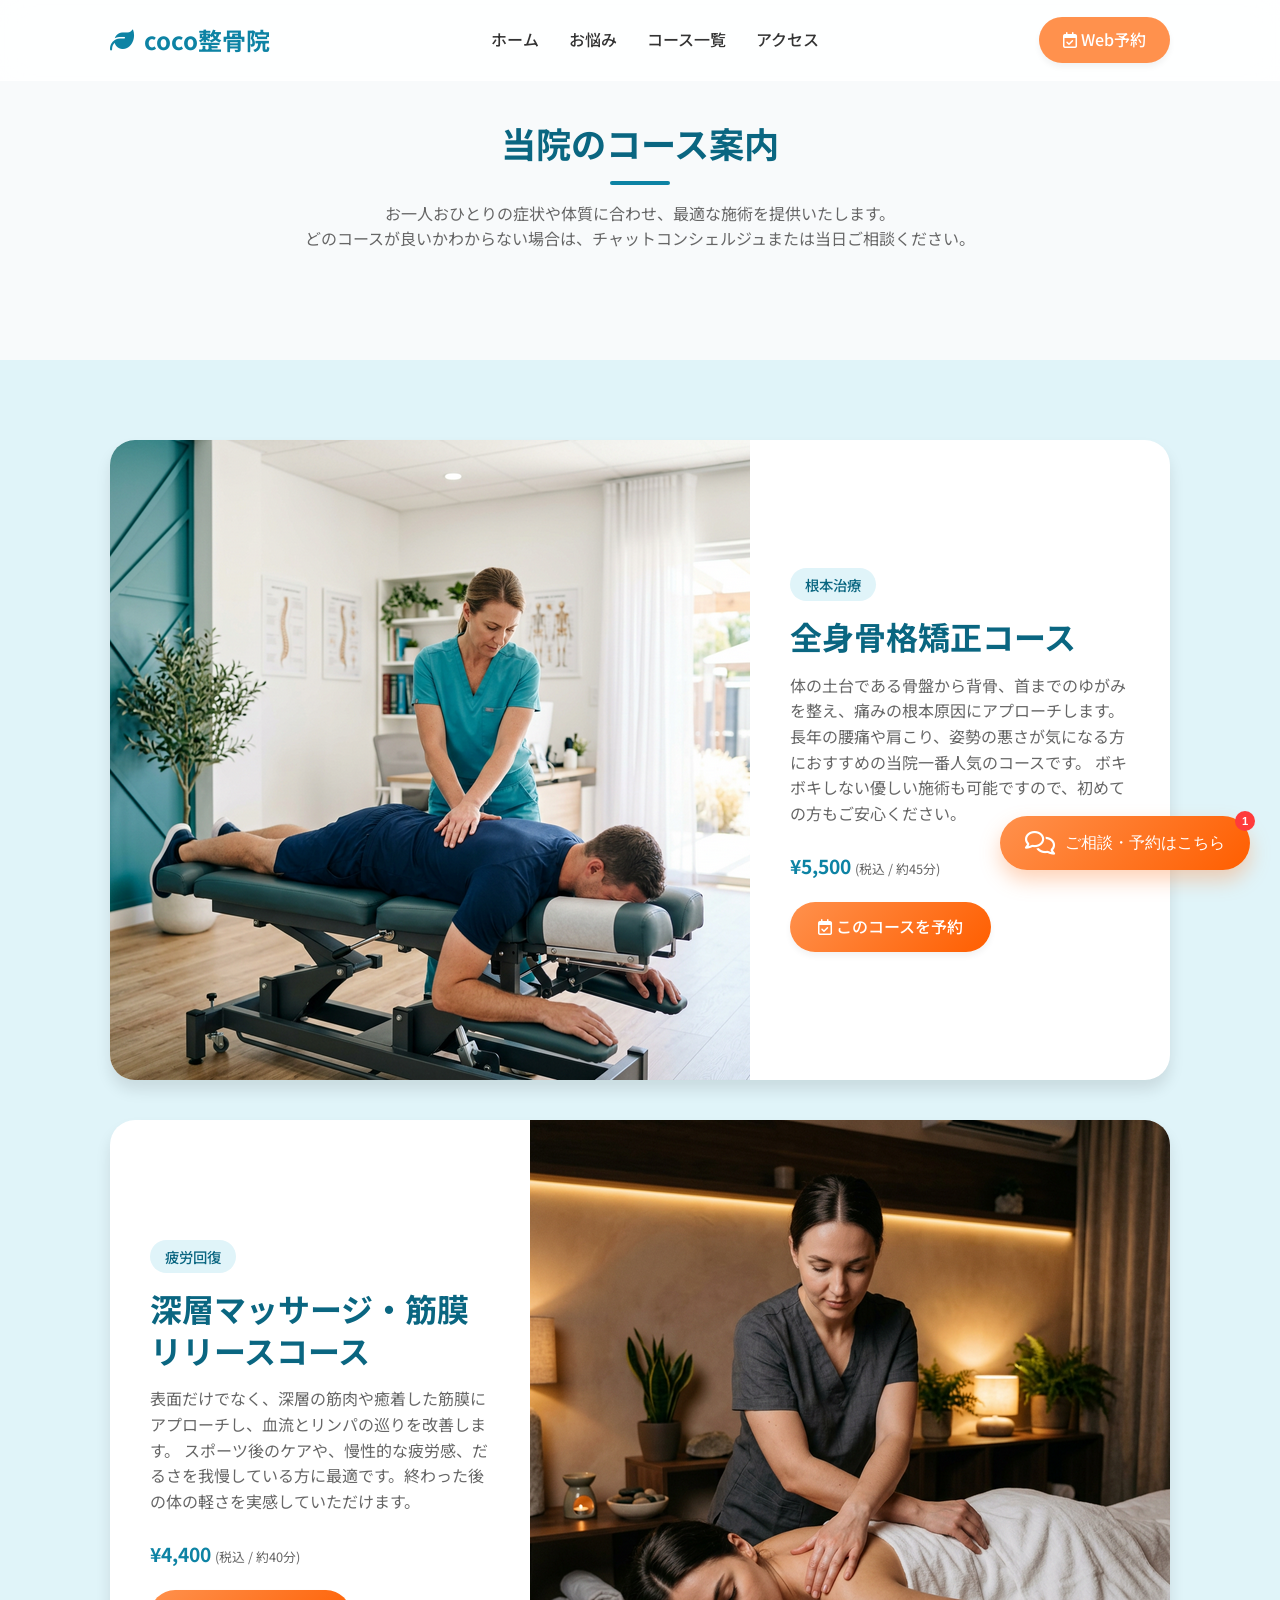
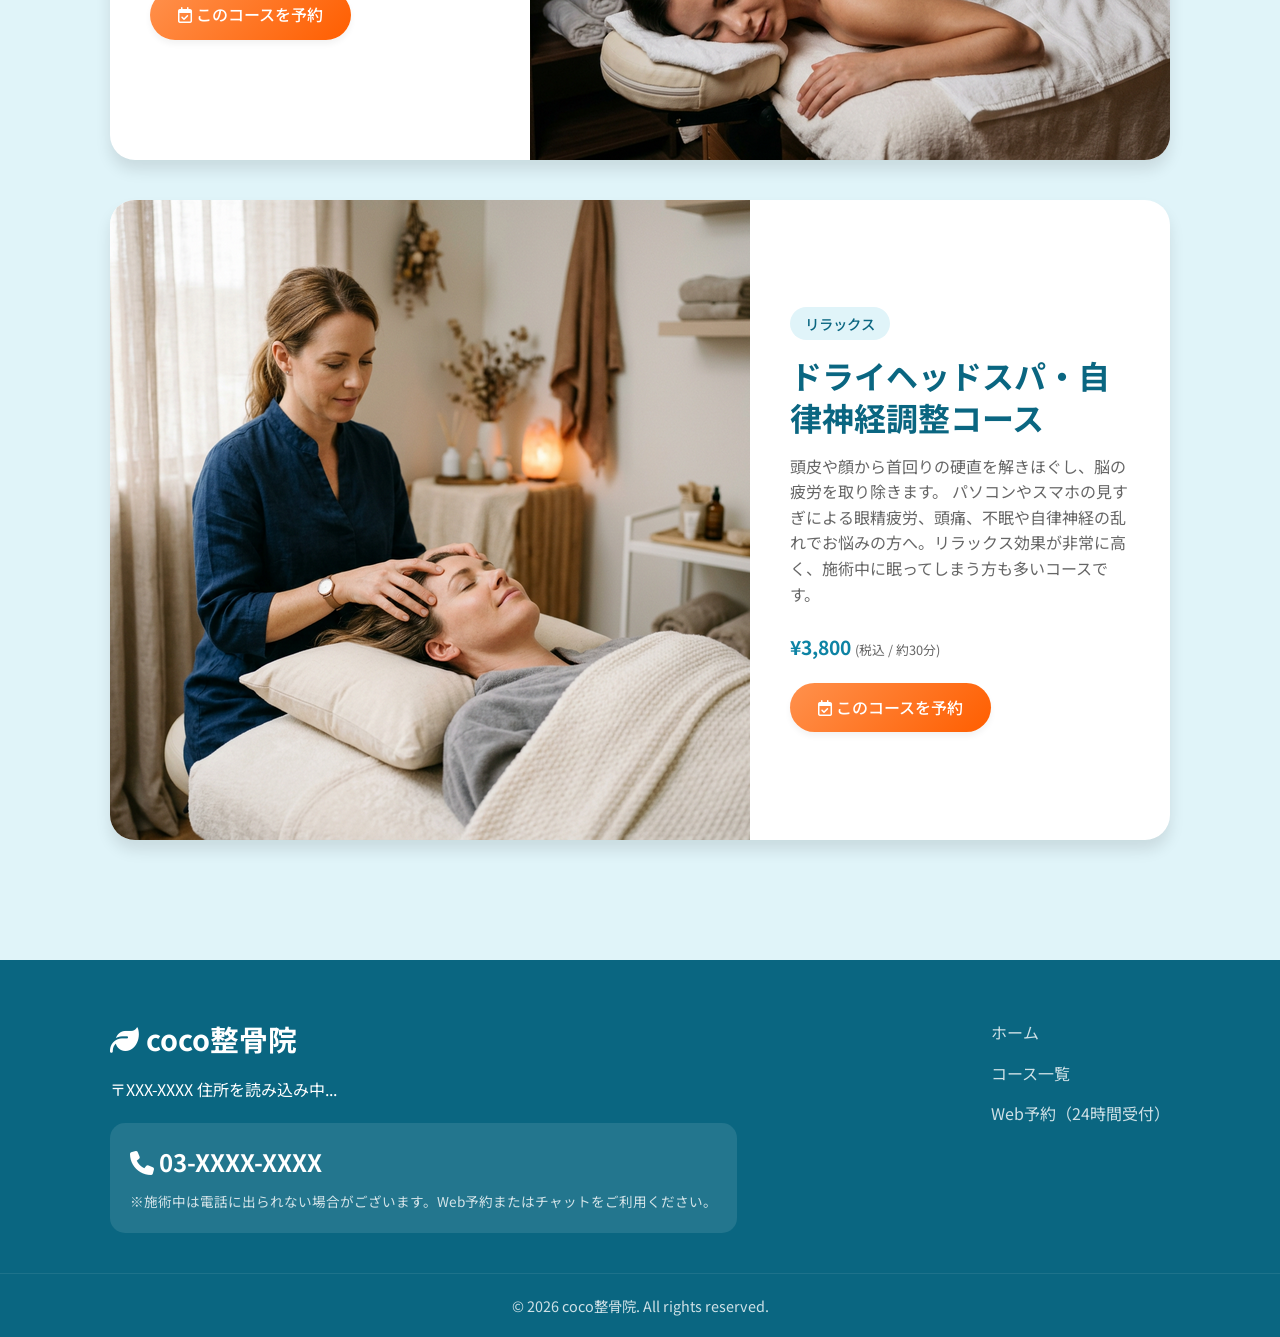
<file: courses.html>
<!DOCTYPE html>
<html lang="ja">
<head>
    <meta charset="UTF-8">
    <meta name="viewport" content="width=device-width, initial-scale=1.0">
    <title>コース一覧 | coco整骨院</title>
    <!-- Google Fonts -->
    <link href="https://fonts.googleapis.com/css2?family=Outfit:wght@400;500;700&family=Noto+Sans+JP:wght@400;500;700&display=swap" rel="stylesheet">
    <!-- FontAwesome for Icons -->
    <link rel="stylesheet" href="https://cdnjs.cloudflare.com/ajax/libs/font-awesome/6.4.0/css/all.min.css">
    <!-- Custom CSS -->
    <link rel="stylesheet" href="static/css/style.css">
</head>
<body>
    <!-- Header -->
    <header class="navbar">
        <div class="container navbar-container">
            <a href="index.html" class="logo">
                <i class="fa-solid fa-leaf"></i> coco整骨院
            </a>
            <nav class="nav-links">
                <a href="index.html">ホーム</a>
                <a href="index.html#worries">お悩み</a>
                <a href="courses.html">コース一覧</a>
                <a href="index.html#access">アクセス</a>
            </nav>
            <a href="#" class="btn btn-primary reserve-btn js-reserve-link" target="_blank" rel="noopener noreferrer">
                <i class="fa-regular fa-calendar-check"></i> Web予約
            </a>
            <!-- Mobile Menu Toggle -->
            <button class="menu-toggle" id="mobileMenuBtn" aria-label="メニューを開く">
                <i class="fa-solid fa-bars"></i>
            </button>
        </div>
    </header>

    <!-- Main Content -->
    <main>
        <div style="background: var(--bg-color); padding: 120px 0 60px;">
            <div class="container">
                <h1 class="section-title" style="margin-bottom: 1rem;">当院のコース案内</h1>
                <p class="text-center" style="color: var(--text-light); margin-bottom: 3rem;">
                    お一人おひとりの症状や体質に合わせ、最適な施術を提供いたします。<br>
                    どのコースが良いかわからない場合は、チャットコンシェルジュまたは当日ご相談ください。
                </p>
            </div>
        </div>

        <section class="section-padding courses-section">
            <div class="container">
                
                <!-- 全身骨格矯正コース -->
                <div id="course-bone" class="course-card">
                    <img src="static/images/course_bone.jpg" alt="全身骨格矯正コース" class="course-img" onerror="this.src='https://images.unsplash.com/photo-1544161515-4ab6ce6db874?q=80&w=800&auto=format&fit=crop'">
                    <div class="course-body">
                        <span class="course-tag">根本治療</span>
                        <h3 class="course-title">全身骨格矯正コース</h3>
                        <p class="course-desc">
                            体の土台である骨盤から背骨、首までのゆがみを整え、痛みの根本原因にアプローチします。
                            長年の腰痛や肩こり、姿勢の悪さが気になる方におすすめの当院一番人気のコースです。
                            ボキボキしない優しい施術も可能ですので、初めての方もご安心ください。
                        </p>
                        <p style="font-weight: bold; font-size: 1.2rem; color: var(--primary-color); margin-bottom: 20px;">¥5,500 <span style="font-size: 0.8rem; color: var(--text-light); font-weight: normal;">(税込 / 約45分)</span></p>
                        <div style="display: flex; gap: 15px;">
                            <a href="#" class="btn btn-secondary js-reserve-link" target="_blank"><i class="fa-regular fa-calendar-check"></i> このコースを予約</a>
                        </div>
                    </div>
                </div>

                <!-- マッサージ・筋膜リリースコース -->
                <div id="course-massage" class="course-card reverse">
                    <img src="static/images/course_massage.jpg" alt="マッサージ・筋膜リリースコース" class="course-img" onerror="this.src='https://images.unsplash.com/photo-1519823551278-64ac92734fb1?q=80&w=800&auto=format&fit=crop'">
                    <div class="course-body">
                        <span class="course-tag">疲労回復</span>
                        <h3 class="course-title">深層マッサージ・筋膜リリースコース</h3>
                        <p class="course-desc">
                            表面だけでなく、深層の筋肉や癒着した筋膜にアプローチし、血流とリンパの巡りを改善します。
                            スポーツ後のケアや、慢性的な疲労感、だるさを我慢している方に最適です。終わった後の体の軽さを実感していただけます。
                        </p>
                        <p style="font-weight: bold; font-size: 1.2rem; color: var(--primary-color); margin-bottom: 20px;">¥4,400 <span style="font-size: 0.8rem; color: var(--text-light); font-weight: normal;">(税込 / 約40分)</span></p>
                        <div style="display: flex; gap: 15px;">
                            <a href="#" class="btn btn-secondary js-reserve-link" target="_blank"><i class="fa-regular fa-calendar-check"></i> このコースを予約</a>
                        </div>
                    </div>
                </div>

                <!-- ヘッドスパ・自律神経調整コース -->
                <div id="course-head" class="course-card">
                    <img src="static/images/course_head.jpg" alt="ヘッドスパ・自律神経調整コース" class="course-img" onerror="this.src='https://images.unsplash.com/photo-1620708518650-cfb742512f71?q=80&w=800&auto=format&fit=crop'">
                    <div class="course-body">
                        <span class="course-tag">リラックス</span>
                        <h3 class="course-title">ドライヘッドスパ・自律神経調整コース</h3>
                        <p class="course-desc">
                            頭皮や顔から首回りの硬直を解きほぐし、脳の疲労を取り除きます。
                            パソコンやスマホの見すぎによる眼精疲労、頭痛、不眠や自律神経の乱れでお悩みの方へ。リラックス効果が非常に高く、施術中に眠ってしまう方も多いコースです。
                        </p>
                        <p style="font-weight: bold; font-size: 1.2rem; color: var(--primary-color); margin-bottom: 20px;">¥3,800 <span style="font-size: 0.8rem; color: var(--text-light); font-weight: normal;">(税込 / 約30分)</span></p>
                        <div style="display: flex; gap: 15px;">
                            <a href="#" class="btn btn-secondary js-reserve-link" target="_blank"><i class="fa-regular fa-calendar-check"></i> このコースを予約</a>
                        </div>
                    </div>
                </div>

            </div>
        </section>
    </main>

    <!-- Footer -->
    <footer class="footer">
        <div class="container footer-content">
            <div class="footer-info">
                <h3 class="footer-logo"><i class="fa-solid fa-leaf"></i> coco整骨院</h3>
                <p id="footer-address">〒XXX-XXXX 住所を読み込み中...</p>
                <div class="contact-methods">
                    <p class="tel"><i class="fa-solid fa-phone"></i> 03-XXXX-XXXX</p>
                    <p class="contact-note">※施術中は電話に出られない場合がございます。Web予約またはチャットをご利用ください。</p>
                </div>
            </div>
            <div class="footer-links">
                <a href="index.html">ホーム</a>
                <a href="courses.html">コース一覧</a>
                <a href="#" class="js-reserve-link" target="_blank" rel="noopener noreferrer">Web予約（24時間受付）</a>
            </div>
        </div>
        <div class="footer-bottom">
            <p>&copy; 2026 coco整骨院. All rights reserved.</p>
        </div>
    </footer>

    <!-- Chatbot Floating Button -->
    <button class="chat-toggle-btn" id="chatToggleBtn">
        <div class="chat-badge">1</div>
        <i class="fa-regular fa-comments"></i>
        <span>ご相談・予約はこちら</span>
    </button>

    <!-- Chatbot Window -->
    <div class="chatbot-window glass-panel" id="chatbotWindow">
        <div class="chat-header">
            <h4><i class="fa-solid fa-robot"></i> AIコンシェルジュ</h4>
            <button class="close-chat" id="closeChatBtn"><i class="fa-solid fa-xmark"></i></button>
        </div>
        <div class="chat-body" id="chatBody">
            <div class="chat-message bot-message">
                <div class="avatar"><i class="fa-solid fa-leaf"></i></div>
                <div class="bubble">
                    こんにちは！coco整骨院です。<br>
                    どのようなお悩みでしょうか？<br>
                    該当する症状やご希望を選択してください。
                </div>
            </div>
            <div class="chat-options" id="chatOptions">
                <!-- JavaScriptで選択肢を動的に生成します -->
            </div>
        </div>
        <div class="chat-footer">
            <a href="#" class="btn btn-primary btn-block js-reserve-link" target="_blank">
                <i class="fa-regular fa-calendar-check"></i> すぐにWeb予約する
            </a>
        </div>
    </div>

    <!-- Scripts -->
    <script src="static/js/main.js"></script>
</body>
</html>
</file>
<file: static/css/style.css>
/* -----------------------------
   Variables & Reset
   ----------------------------- */
:root {
  /* Color Palette - Clean, Modern, and Medical/Relaxing */
  --primary-color: #0d83a4;
  --primary-light: #e0f4f9;
  --primary-dark: #0a6681;
  --secondary-color: #ff914d;
  --secondary-hover: #ff721a;
  --text-color: #333333;
  --text-light: #666666;
  --bg-color: #f8fafb;
  --white: #ffffff;

  /* Effects & Shadows */
  --glass-bg: rgba(255, 255, 255, 0.85);
  --glass-border: rgba(255, 255, 255, 0.4);
  --shadow-sm: 0 4px 6px rgba(0, 0, 0, 0.05);
  --shadow-md: 0 10px 15px rgba(0, 0, 0, 0.1);
  --shadow-lg: 0 20px 25px rgba(0, 0, 0, 0.15);
  --shadow-glow: 0 0 15px rgba(13, 131, 164, 0.4);

  /* Layout */
  --transition-fast: 0.2s ease;
  --transition-m: 0.3s cubic-bezier(0.25, 0.8, 0.25, 1);
  --container-width: 1100px;
}

* {
  margin: 0;
  padding: 0;
  box-sizing: border-box;
}

html {
  scroll-behavior: smooth;
}

body {
  font-family: "Noto Sans JP", "Outfit", sans-serif;
  color: var(--text-color);
  background-color: var(--bg-color);
  line-height: 1.6;
  overflow-x: hidden;
}

a {
  text-decoration: none;
  color: inherit;
}

.container {
  max-width: var(--container-width);
  margin: 0 auto;
  padding: 0 20px;
}

/* -----------------------------
   Typography & Utilities
   ----------------------------- */
h1,
h2,
h3,
h4,
h5,
h6 {
  font-weight: 700;
  line-height: 1.3;
}

.section-title {
  text-align: center;
  font-size: 2.2rem;
  color: var(--primary-dark);
  margin-bottom: 3rem;
  position: relative;
}

.section-title::after {
  content: "";
  display: block;
  width: 60px;
  height: 4px;
  background: var(--primary-color);
  margin: 15px auto 0;
  border-radius: 2px;
}

.text-center {
  text-align: center;
}
.mt-2 {
  margin-top: 2rem;
}
.mb-2 {
  margin-bottom: 2rem;
}
.section-padding {
  padding: 5rem 0;
}

/* -----------------------------
   Buttons
   ----------------------------- */
.btn {
  display: inline-block;
  padding: 12px 28px;
  font-size: 1rem;
  font-weight: 500;
  border-radius: 50px;
  cursor: pointer;
  transition: var(--transition-m);
  text-align: center;
  border: none;
}

.btn-primary {
  background: linear-gradient(
    135deg,
    var(--primary-color),
    var(--primary-dark)
  );
  color: var(--white);
  box-shadow: var(--shadow-sm);
}

.btn-primary:hover {
  transform: translateY(-2px);
  box-shadow: var(--shadow-glow);
}

.btn-secondary {
  background: linear-gradient(135deg, var(--secondary-color), #ff5e00);
  color: var(--white);
  box-shadow: var(--shadow-sm);
}

.btn-secondary:hover {
  transform: translateY(-2px);
  box-shadow: 0 4px 15px rgba(255, 145, 77, 0.4);
}

.btn-outline {
  background: transparent;
  border: 2px solid var(--primary-color);
  color: var(--primary-color);
}

.btn-outline:hover {
  background: var(--primary-color);
  color: var(--white);
}

.btn-block {
  display: block;
  width: 100%;
}

/* -----------------------------
   Glassmorphism Utilities
   ----------------------------- */
.glass-panel {
  background: var(--glass-bg);
  backdrop-filter: blur(12px);
  -webkit-backdrop-filter: blur(12px);
  border: 1px solid var(--glass-border);
  box-shadow: var(--shadow-md);
  border-radius: 20px;
}

/* -----------------------------
   Header / Navbar
   ----------------------------- */
.navbar {
  position: fixed;
  top: 0;
  left: 0;
  width: 100%;
  z-index: 1000;
  background: var(--glass-bg);
  backdrop-filter: blur(15px);
  border-bottom: 1px solid var(--glass-border);
  transition: var(--transition-fast);
}

.navbar.scrolled {
  box-shadow: var(--shadow-sm);
  padding: 5px 0;
}

.navbar-container {
  display: flex;
  justify-content: space-between;
  align-items: center;
  height: 80px;
}

.logo {
  font-size: 1.5rem;
  font-weight: 700;
  color: var(--primary-color);
  display: flex;
  align-items: center;
  gap: 10px;
}

.nav-links {
  display: flex;
  gap: 30px;
  align-items: center;
}

.nav-links a {
  font-weight: 500;
  color: var(--text-color);
  transition: var(--transition-fast);
  position: relative;
}

.nav-links a::after {
  content: "";
  position: absolute;
  bottom: -5px;
  left: 0;
  width: 0;
  height: 2px;
  background: var(--primary-color);
  transition: var(--transition-fast);
}

.nav-links a:hover {
  color: var(--primary-color);
}

.nav-links a:hover::after {
  width: 100%;
}

.reserve-btn {
  padding: 10px 24px;
  background: var(--secondary-color);
  animation: pulseBtn 2s infinite;
}

@keyframes pulseBtn {
  0% {
    box-shadow: 0 0 0 0 rgba(255, 145, 77, 0.4);
  }
  70% {
    box-shadow: 0 0 0 15px rgba(255, 145, 77, 0);
  }
  100% {
    box-shadow: 0 0 0 0 rgba(255, 145, 77, 0);
  }
}

.menu-toggle {
  display: none;
  font-size: 1.5rem;
  color: var(--primary-color);
  background: none;
  border: none;
  cursor: pointer;
}

/* -----------------------------
   Hero Section
   ----------------------------- */
.hero {
  min-height: 100vh;
  padding-top: 80px;
  display: flex;
  align-items: center;
  position: relative;
  overflow: hidden;
  background: linear-gradient(135deg, #f0fbff 0%, #ffffff 100%);
}

.hero-shape {
  position: absolute;
  border-radius: 50%;
  filter: blur(80px);
  z-index: 0;
}

.shape-1 {
  width: 500px;
  height: 500px;
  background: rgba(13, 131, 164, 0.15);
  top: -100px;
  right: -100px;
}

.shape-2 {
  width: 400px;
  height: 400px;
  background: rgba(255, 145, 77, 0.1);
  bottom: 50px;
  left: -150px;
}

.hero-container {
  display: flex;
  align-items: center;
  justify-content: space-between;
  gap: 40px;
  position: relative;
  z-index: 1;
}

.hero-content {
  flex: 1;
  animation: slideUp 0.8s ease forwards;
}

.hero-title {
  font-size: 3.5rem;
  color: var(--primary-dark);
  margin-bottom: 20px;
  line-height: 1.2;
}

.hero-subtitle {
  font-size: 1.2rem;
  color: var(--text-light);
  margin-bottom: 40px;
}

.hero-actions {
  display: flex;
  gap: 20px;
}

.hero-image-wrapper {
  flex: 1;
  position: relative;
  animation: fadeIn 1s ease forwards;
}

.hero-image {
  width: 100%;
  border-radius: 30px;
  box-shadow: var(--shadow-lg);
  object-fit: cover;
}

.hero-badge {
  position: absolute;
  bottom: 30px;
  left: -30px;
  background: var(--white);
  padding: 15px 25px;
  border-radius: 15px;
  box-shadow: var(--shadow-md);
  display: flex;
  align-items: center;
  gap: 15px;
  animation: bounce 3s infinite ease-in-out;
}

@keyframes bounce {
  0%,
  100% {
    transform: translateY(0);
  }
  50% {
    transform: translateY(-10px);
  }
}

@keyframes slideUp {
  from {
    opacity: 0;
    transform: translateY(30px);
  }
  to {
    opacity: 1;
    transform: translateY(0);
  }
}

@keyframes fadeIn {
  from {
    opacity: 0;
  }
  to {
    opacity: 1;
  }
}

/* -----------------------------
   Worries Section (こんなお悩み)
   ----------------------------- */
.worries-section {
  background-color: var(--white);
}

.worries-grid {
  display: grid;
  grid-template-columns: repeat(auto-fit, minmax(250px, 1fr));
  gap: 30px;
}

.worry-card {
  padding: 30px;
  text-align: center;
  border-radius: 20px;
  background: var(--bg-color);
  transition: var(--transition-m);
  border: 1px solid rgba(0, 0, 0, 0.03);
  cursor: pointer;
  position: relative;
  overflow: hidden;
}

.worry-card:hover {
  transform: translateY(-10px);
  box-shadow: var(--shadow-md);
  border-color: var(--primary-light);
  background: var(--white);
}

.worry-icon {
  font-size: 3rem;
  color: var(--primary-color);
  margin-bottom: 20px;
  transition: var(--transition-fast);
}

.worry-card:hover .worry-icon {
  transform: scale(1.1);
}

.worry-title {
  font-size: 1.3rem;
  margin-bottom: 15px;
  color: var(--primary-dark);
}

.worry-desc {
  color: var(--text-light);
  font-size: 0.95rem;
  margin-bottom: 20px;
}

.worry-action {
  color: var(--secondary-color);
  font-weight: 500;
  display: flex;
  align-items: center;
  justify-content: center;
  gap: 5px;
}

.worry-action i {
  transition: var(--transition-fast);
}

.worry-card:hover .worry-action i {
  transform: translateX(5px);
}

/* -----------------------------
   Courses Overview Section
   ----------------------------- */
.courses-section {
  background: var(--primary-light);
}

.course-card {
  display: flex;
  background: var(--white);
  border-radius: 25px;
  overflow: hidden;
  margin-bottom: 40px;
  box-shadow: var(--shadow-md);
  transition: var(--transition-m);
}

.course-card:hover {
  box-shadow: var(--shadow-lg);
  transform: translateY(-5px);
}

.course-card.reverse {
  flex-direction: row-reverse;
}

.course-img {
  flex: 1;
  min-height: 300px;
  object-fit: cover;
}

.course-body {
  flex: 1;
  padding: 40px;
  display: flex;
  flex-direction: column;
  justify-content: center;
}

.course-tag {
  display: inline-block;
  padding: 5px 15px;
  background: var(--primary-light);
  color: var(--primary-dark);
  border-radius: 20px;
  font-size: 0.9rem;
  font-weight: 500;
  margin-bottom: 15px;
  align-self: flex-start;
}

.course-title {
  font-size: 2rem;
  margin-bottom: 15px;
  color: var(--primary-dark);
}

.course-desc {
  color: var(--text-light);
  margin-bottom: 25px;
}

/* -----------------------------
   Chatbot
   ----------------------------- */
.chat-toggle-btn {
  position: fixed;
  bottom: 30px;
  right: 30px;
  background: linear-gradient(135deg, var(--secondary-color), #ff5e00);
  color: var(--white);
  border: none;
  border-radius: 30px;
  padding: 15px 25px;
  display: flex;
  align-items: center;
  gap: 10px;
  font-size: 1rem;
  font-weight: 500;
  box-shadow: 0 10px 20px rgba(255, 145, 77, 0.4);
  cursor: pointer;
  z-index: 1000;
  transition: var(--transition-m);
  animation: bounce 4s infinite;
}

.chat-toggle-btn:hover {
  transform: scale(1.05);
}

.chat-toggle-btn i {
  font-size: 1.5rem;
}

.chat-badge {
  position: absolute;
  top: -5px;
  right: -5px;
  background: #ff3b3b;
  color: white;
  width: 20px;
  height: 20px;
  border-radius: 50%;
  font-size: 0.7rem;
  display: flex;
  align-items: center;
  justify-content: center;
  font-weight: bold;
}

.chatbot-window {
  position: fixed;
  bottom: 100px;
  right: 30px;
  width: 350px;
  height: 500px;
  z-index: 999;
  display: flex;
  flex-direction: column;
  overflow: hidden;
  transform: scale(0.9);
  opacity: 0;
  pointer-events: none;
  transform-origin: bottom right;
  transition: var(--transition-m);
}

.chatbot-window.active {
  transform: scale(1);
  opacity: 1;
  pointer-events: all;
}

.chat-header {
  background: linear-gradient(
    135deg,
    var(--primary-color),
    var(--primary-dark)
  );
  color: var(--white);
  padding: 15px 20px;
  display: flex;
  justify-content: space-between;
  align-items: center;
}

.chat-header h4 {
  margin: 0;
  font-size: 1.1rem;
  display: flex;
  align-items: center;
  gap: 8px;
}

.close-chat {
  background: none;
  border: none;
  color: var(--white);
  font-size: 1.2rem;
  cursor: pointer;
}

.chat-body {
  flex: 1;
  padding: 20px;
  overflow-y: auto;
  background: rgba(255, 255, 255, 0.6);
  display: flex;
  flex-direction: column;
  gap: 15px;
}

.chat-message {
  display: flex;
  gap: 10px;
  max-width: 85%;
}

.bot-message {
  align-self: flex-start;
}

.user-message {
  align-self: flex-end;
  flex-direction: row-reverse;
}

.chat-message .avatar {
  width: 35px;
  height: 35px;
  border-radius: 50%;
  background: var(--primary-light);
  color: var(--primary-color);
  display: flex;
  align-items: center;
  justify-content: center;
  flex-shrink: 0;
}

.user-message .avatar {
  background: var(--primary-color);
  color: var(--white);
}

.chat-message .bubble {
  padding: 12px 15px;
  border-radius: 15px;
  font-size: 0.95rem;
  position: relative;
  background: var(--white);
  box-shadow: var(--shadow-sm);
  border-top-left-radius: 0;
}

.user-message .bubble {
  background: var(--primary-color);
  color: var(--white);
  border-top-left-radius: 15px;
  border-top-right-radius: 0;
}

.chat-options {
  display: flex;
  flex-direction: column;
  gap: 8px;
  margin-top: 10px;
}

.chat-option-btn {
  background: var(--white);
  border: 1px solid var(--primary-color);
  color: var(--primary-color);
  padding: 8px 15px;
  border-radius: 20px;
  cursor: pointer;
  transition: var(--transition-fast);
  font-size: 0.9rem;
  text-align: left;
}

.chat-option-btn:hover {
  background: var(--primary-color);
  color: var(--white);
}

.chat-footer {
  padding: 15px;
  background: var(--white);
  border-top: 1px solid var(--glass-border);
}

/* -----------------------------
   Footer
   ----------------------------- */
.footer {
  background: var(--primary-dark);
  color: var(--white);
  padding: 60px 0 20px;
}

.footer-content {
  display: flex;
  justify-content: space-between;
  flex-wrap: wrap;
  gap: 40px;
  margin-bottom: 40px;
}

.footer-logo {
  font-size: 1.8rem;
  margin-bottom: 20px;
  color: var(--white);
}

.contact-methods {
  margin-top: 20px;
  background: rgba(255, 255, 255, 0.1);
  padding: 20px;
  border-radius: 15px;
}

.contact-methods .tel {
  font-size: 1.5rem;
  font-weight: bold;
  margin-bottom: 10px;
}

.contact-note {
  font-size: 0.85rem;
  opacity: 0.8;
}

.footer-links {
  display: flex;
  flex-direction: column;
  gap: 15px;
}

.footer-links a {
  color: rgba(255, 255, 255, 0.8);
  transition: var(--transition-fast);
}

.footer-links a:hover {
  color: var(--white);
  padding-left: 5px;
}

.footer-bottom {
  text-align: center;
  padding-top: 20px;
  border-top: 1px solid rgba(255, 255, 255, 0.1);
  font-size: 0.9rem;
  opacity: 0.8;
}

/* -----------------------------
   Map & Access
   ----------------------------- */
.access-section {
  padding: 5rem 0;
}

.map-container {
  height: 400px;
  border-radius: 20px;
  overflow: hidden;
  box-shadow: var(--shadow-md);
  margin-top: 30px;
  background: #e9ecef; /* 仮の背景色 */
  position: relative;
  z-index: 1; /* fix leaflet z-index issue */
}

/* -----------------------------
   Responsive
   ----------------------------- */
@media (max-width: 768px) {
  .nav-links {
    display: flex;
    flex-direction: column;
    position: fixed;
    top: 80px;
    left: -100%;
    width: 100%;
    height: calc(100vh - 80px);
    background: var(--glass-bg);
    backdrop-filter: blur(15px);
    -webkit-backdrop-filter: blur(15px);
    transition: 0.3s ease-in-out;
    padding-top: 50px;
    align-items: center;
    gap: 40px;
    box-shadow: var(--shadow-md);
  }
  
  .nav-links.active {
    left: 0;
  }

  .nav-links a {
    font-size: 1.2rem;
  }

  .menu-toggle {
    display: block;
  }

  .reserve-btn {
    display: none; /* ヘッダーのボタンは隠し、チャットボタンで誘導 */
  }

  .hero-container {
    flex-direction: column;
    text-align: center;
    padding-top: 40px;
  }

  .hero-title {
    font-size: 2.5rem;
  }

  .hero-actions {
    justify-content: center;
    flex-wrap: wrap;
  }

  .course-card,
  .course-card.reverse {
    flex-direction: column;
  }

  .course-img {
    min-height: 200px;
  }

  .chat-toggle-btn {
    bottom: 20px;
    right: 20px;
    padding: 12px 20px;
  }
  
  .chatbot-window {
    width: calc(100% - 40px);
    height: 450px;
    bottom: 80px;
    right: 20px;
  }
}
</file>
